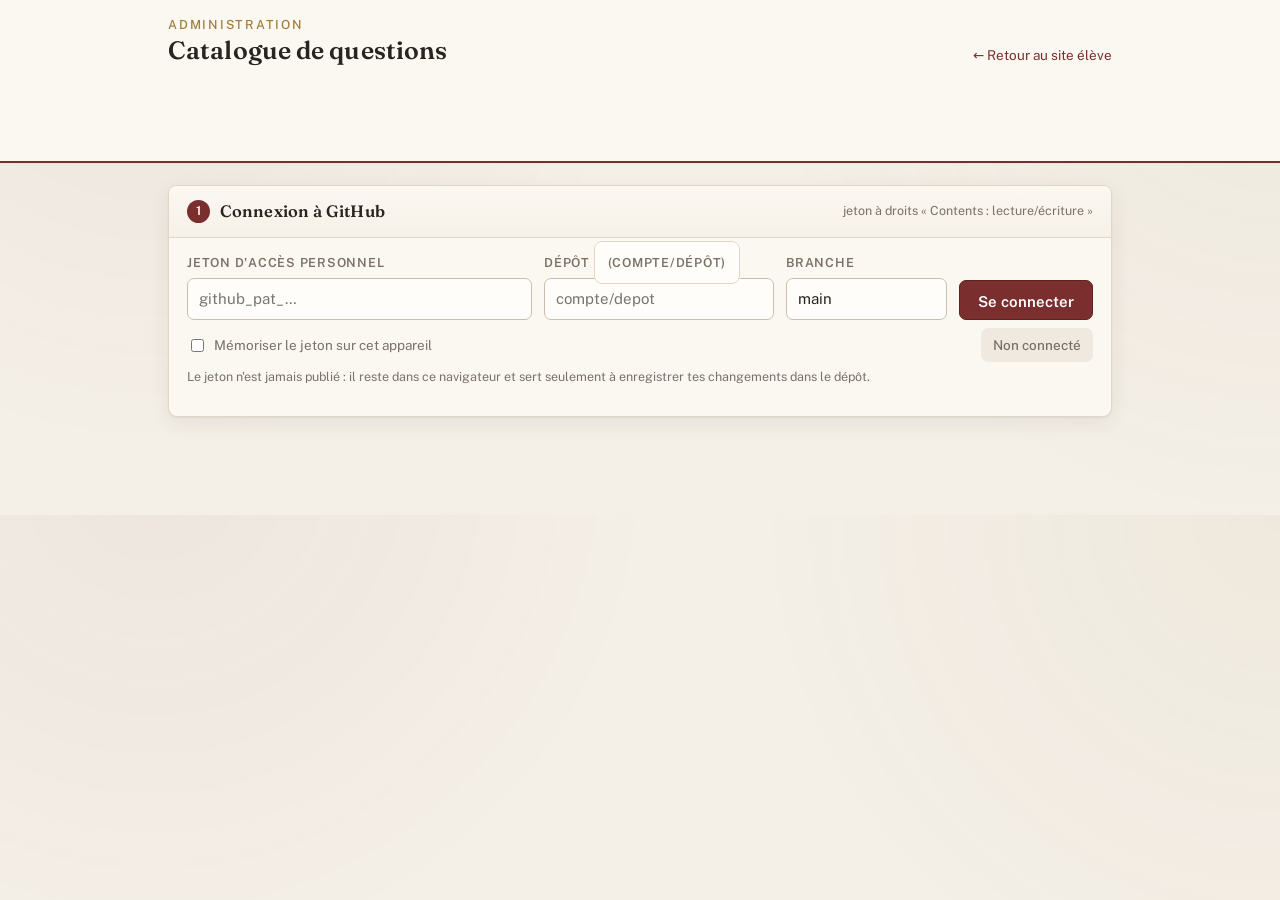
<file: admin/index.html>
<!doctype html>
<html lang="fr">
<head>
<meta charset="utf-8" />
<meta name="viewport" content="width=device-width, initial-scale=1.0" />
<meta name="robots" content="noindex" />
<title>Administration — Catalogue de questions</title>
<link rel="preconnect" href="https://fonts.googleapis.com">
<link rel="preconnect" href="https://fonts.gstatic.com" crossorigin>
<link href="https://fonts.googleapis.com/css2?family=Fraunces:opsz,wght@9..144,500;9..144,600&family=Public+Sans:ital,wght@0,400;0,500;0,600;1,400&display=swap" rel="stylesheet">
<style>
  :root{
    --bg:#f4efe7; --panel:#fbf8f2; --ink:#2a2420; --muted:#7b7167;
    --line:#e0d7c8; --line-strong:#cbbfab;
    --burgundy:#7a2e2e; --burgundy-deep:#5e2222; --burgundy-soft:#f0e2df;
    --gold:#a07d3a; --ok:#3f7d4e; --ok-bg:#e7f1e8; --err:#a53b2f; --err-bg:#f6e4e1;
    --radius:9px; --shadow:0 1px 2px rgba(42,36,32,.06),0 6px 22px rgba(42,36,32,.07);
  }
  *{box-sizing:border-box}
  html,body{margin:0}
  body{
    background:var(--bg);
    background-image:radial-gradient(circle at 12% -10%,rgba(122,46,46,.05),transparent 40%),
                     radial-gradient(circle at 100% 0,rgba(160,125,58,.06),transparent 38%);
    color:var(--ink); font-family:"Public Sans",system-ui,sans-serif; font-size:15px; line-height:1.5;
  }
  h1,h2,h3{font-family:"Fraunces",Georgia,serif; font-weight:600; letter-spacing:.1px; margin:0}
  a{color:var(--burgundy)}
  .wrap{max-width:980px; margin:0 auto; padding:0 18px 80px}

  header.top{
    border-bottom:2px solid var(--burgundy); background:var(--panel);
    padding:18px 0 16px; margin-bottom:22px; box-shadow:0 1px 0 rgba(0,0,0,.03);
  }
  .top .wrap{display:flex; align-items:flex-end; justify-content:space-between; gap:16px; flex-wrap:wrap}
  .top h1{font-size:25px; line-height:1.15}
  .top h1 small{display:block; font-family:"Public Sans"; font-weight:500; font-size:12.5px;
    letter-spacing:.14em; text-transform:uppercase; color:var(--gold); margin-bottom:4px}
  .backlink{font-size:13.5px; text-decoration:none; white-space:nowrap}
  .backlink:hover{text-decoration:underline}

  .card{background:var(--panel); border:1px solid var(--line); border-radius:var(--radius);
    box-shadow:var(--shadow); margin:0 0 18px; overflow:hidden}
  .card > .head{display:flex; align-items:center; gap:10px; padding:13px 18px;
    border-bottom:1px solid var(--line); background:linear-gradient(#fbf8f2,#f6f1e8)}
  .card > .head .n{width:23px;height:23px;border-radius:50%;background:var(--burgundy);color:#fff;
    font-size:12.5px;font-weight:600;display:grid;place-items:center;font-family:"Public Sans";flex:0 0 auto}
  .card > .head h2{font-size:16.5px}
  .card > .head .hint{margin-left:auto;color:var(--muted);font-size:12.5px;font-weight:400}
  .card > .body{padding:16px 18px}

  label.fld{display:block; margin:0 0 13px}
  label.fld > span.lab{display:block; font-size:12.5px; font-weight:600; color:var(--muted);
    text-transform:uppercase; letter-spacing:.06em; margin-bottom:5px}
  label.fld > span.sub{font-weight:400;text-transform:none;letter-spacing:0;color:var(--muted)}
  input[type=text],input[type=number],select,textarea{
    width:100%; padding:9px 11px; border:1px solid var(--line-strong); border-radius:7px;
    background:#fffdf9; color:var(--ink); font:inherit; transition:border-color .15s,box-shadow .15s}
  textarea{min-height:74px; resize:vertical; line-height:1.5}
  input:focus,select:focus,textarea:focus{outline:none; border-color:var(--burgundy);
    box-shadow:0 0 0 3px var(--burgundy-soft)}
  input[readonly]{background:#efe9df; color:var(--muted); cursor:default; font-family:ui-monospace,monospace; font-size:13.5px}
  .row{display:grid; gap:14px}
  .row.c2{grid-template-columns:1fr 1fr}
  .row.c3{grid-template-columns:1fr 1fr 1fr}
  @media(max-width:680px){.row.c2,.row.c3{grid-template-columns:1fr}}

  button{font:inherit; cursor:pointer; border-radius:7px; border:1px solid transparent; transition:all .15s}
  .btn{background:var(--burgundy); color:#fff; border-color:var(--burgundy-deep); padding:10px 18px; font-weight:600}
  .btn:hover{background:var(--burgundy-deep)}
  .btn:disabled{opacity:.45; cursor:not-allowed}
  .btn.ghost{background:#fff; color:var(--burgundy); border-color:var(--line-strong)}
  .btn.ghost:hover{border-color:var(--burgundy); background:var(--burgundy-soft)}
  .btn.danger{background:#fff;color:var(--err);border-color:#e3c4bd}
  .btn.danger:hover{background:var(--err-bg)}
  .btn.sm{padding:6px 12px; font-size:13px}
  .btn-add{background:var(--burgundy-soft); color:var(--burgundy-deep); border:1px dashed var(--line-strong);
    padding:8px 13px; font-weight:600; font-size:13.5px}
  .btn-add:hover{border-color:var(--burgundy); background:#f6e6e2}
  .x{background:none;border:none;color:var(--muted);font-size:18px;line-height:1;padding:2px 7px;border-radius:6px}
  .x:hover{background:var(--err-bg); color:var(--err)}

  .conn{display:grid; grid-template-columns:1.5fr 1fr .7fr auto; gap:12px; align-items:end}
  @media(max-width:680px){.conn{grid-template-columns:1fr}}
  .status{font-size:13.5px; font-weight:500; padding:7px 12px; border-radius:7px; display:inline-flex; gap:7px; align-items:center}
  .status.ok{background:var(--ok-bg); color:var(--ok)}
  .status.err{background:var(--err-bg); color:var(--err)}
  .status.idle{background:#efe9df; color:var(--muted)}
  .checkline{display:flex;align-items:center;gap:7px;font-size:13.5px;color:var(--muted);margin-top:8px}
  .checkline input{width:auto}

  .modebar{display:flex; gap:0; background:#efe7da; border:1px solid var(--line-strong); border-radius:9px; padding:4px; width:fit-content; flex-wrap:wrap}
  .modebar button{background:none; color:var(--muted); padding:8px 18px; font-weight:600; border-radius:6px}
  .modebar button.on{background:var(--burgundy); color:#fff; box-shadow:var(--shadow)}

  .sub{border:1px solid var(--line); border-radius:8px; background:#fffdf9; padding:13px; margin-bottom:11px; position:relative}
  .sub > .subhead{display:flex; align-items:center; gap:9px; margin-bottom:10px}
  .sub > .subhead .tag{font-size:11.5px; font-weight:700; letter-spacing:.05em; text-transform:uppercase; color:var(--burgundy)}
  .sub > .subhead .x{margin-left:auto}
  .listrow{display:flex; gap:8px; margin-bottom:7px; align-items:center}
  .listrow input[type=text]{flex:1}

  .muted{color:var(--muted)}
  .hide{display:none !important}
  .note{font-size:12.5px; color:var(--muted); margin-top:6px}
  .grid-cases{border-collapse:collapse; margin-top:8px}
  .grid-cases th,.grid-cases td{border:1px solid var(--line-strong); padding:7px 12px; text-align:center; font-size:13.5px}
  .grid-cases th{background:#f3ece0; font-weight:600}

  .filters{display:grid; grid-template-columns:repeat(4,1fr); gap:12px}
  @media(max-width:680px){.filters{grid-template-columns:1fr 1fr}}
  .qlist{max-height:260px; overflow:auto; border:1px solid var(--line); border-radius:8px; margin-top:12px; background:#fffdf9}
  .qitem{display:flex; gap:10px; align-items:center; padding:9px 13px; border-bottom:1px solid var(--line); cursor:pointer}
  .qitem:last-child{border-bottom:none}
  .qitem:hover{background:var(--burgundy-soft)}
  .qitem.sel{background:var(--burgundy-soft); box-shadow:inset 3px 0 0 var(--burgundy)}
  .qitem .qid{font-family:ui-monospace,monospace; font-size:12.5px; color:var(--burgundy-deep); flex:0 0 auto}
  .qitem .qtx{flex:1; font-size:13.5px; overflow:hidden; text-overflow:ellipsis; white-space:nowrap}
  .qitem .qmeta{font-size:11.5px; color:var(--muted); flex:0 0 auto}

  .actionbar{position:sticky; bottom:0; background:rgba(251,248,242,.96); backdrop-filter:blur(6px);
    border-top:2px solid var(--burgundy); margin-top:6px; padding:14px 0; z-index:10}
  .actionbar .wrap{display:flex; gap:12px; align-items:center; flex-wrap:wrap; padding-bottom:0}
  .actionbar .grow{flex:1}

  .toast{position:fixed; left:50%; bottom:84px; transform:translateX(-50%) translateY(20px);
    background:var(--ink); color:#fff; padding:12px 20px; border-radius:9px; box-shadow:var(--shadow);
    font-weight:500; opacity:0; pointer-events:none; transition:all .25s; z-index:50; max-width:90vw; text-align:center}
  .toast.show{opacity:1; transform:translateX(-50%) translateY(0)}
  .toast.err{background:var(--err)}
  .toast.ok{background:var(--ok)}

  details.preview summary{cursor:pointer; color:var(--muted); font-size:13px}
  pre.json{background:#2a2420; color:#e9e0d2; padding:14px; border-radius:8px; overflow:auto; font-size:12px; max-height:340px}
  code{font-family:ui-monospace,monospace; font-size:.92em; background:#efe7da; padding:1px 5px; border-radius:4px}

  /* ---- Sélecteur « Piger un document existant » ---- */
  .dp-overlay{position:fixed; inset:0; background:rgba(42,36,32,.55); backdrop-filter:blur(3px);
    display:grid; place-items:center; z-index:60; padding:18px}
  .dp-modal{background:var(--panel); border:1px solid var(--line-strong); border-radius:var(--radius);
    box-shadow:0 12px 40px rgba(42,36,32,.28); width:min(760px,94vw); max-height:86vh;
    display:flex; flex-direction:column; overflow:hidden}
  .dp-head{display:flex; align-items:center; gap:10px; padding:14px 18px; border-bottom:1px solid var(--line);
    background:linear-gradient(#fbf8f2,#f6f1e8)}
  .dp-head h3{font-family:"Fraunces",Georgia,serif; font-size:18px; margin:0}
  .dp-head .x{margin-left:auto}
  .dp-tools{padding:13px 18px; border-bottom:1px solid var(--line); display:flex; flex-direction:column; gap:10px}
  .dp-row2{display:flex; gap:12px; align-items:center; flex-wrap:wrap}
  .dp-chips{display:flex; gap:6px; background:#efe7da; border:1px solid var(--line-strong); border-radius:8px; padding:3px}
  .dp-chip{background:none; color:var(--muted); padding:6px 13px; font-weight:600; font-size:13px; border-radius:6px}
  .dp-chip.on{background:var(--burgundy); color:#fff}
  .dp-row2 select{flex:1; min-width:180px}
  .dp-list{overflow:auto; padding:8px; display:flex; flex-direction:column; gap:7px; background:#fffdf9}
  .dp-item{display:flex; gap:12px; align-items:center; text-align:left; width:100%; cursor:pointer;
    background:#fff; border:1px solid var(--line); border-radius:8px; padding:9px 11px}
  .dp-item:hover{border-color:var(--burgundy); background:var(--burgundy-soft)}
  .dp-thumb{flex:0 0 56px; width:56px; height:56px; border-radius:6px; overflow:hidden;
    display:grid; place-items:center; background:#f3ece0; border:1px solid var(--line)}
  .dp-thumb img{width:100%; height:100%; object-fit:cover; display:block}
  .dp-thumb.txt{color:var(--line-strong); font-size:24px; font-family:Georgia,serif}
  .dp-it-body{flex:1; min-width:0; display:flex; flex-direction:column; gap:3px}
  .dp-it-title{font-weight:600; font-size:14px; color:var(--ink); white-space:nowrap; overflow:hidden; text-overflow:ellipsis}
  .dp-it-snip{font-size:12.5px; color:var(--muted); line-height:1.4;
    display:-webkit-box; -webkit-line-clamp:2; -webkit-box-orient:vertical; overflow:hidden}
  .dp-it-meta{font-size:11px; color:var(--gold); text-transform:uppercase; letter-spacing:.04em;
    white-space:nowrap; overflow:hidden; text-overflow:ellipsis}
  .dp-pick{flex:0 0 auto; font-size:12.5px; font-weight:700; color:var(--burgundy); white-space:nowrap}
  .dp-empty{padding:26px 18px; text-align:center; color:var(--muted); font-size:13.5px}
  .dp-foot{display:flex; gap:12px; align-items:center; flex-wrap:wrap; padding:12px 18px;
    border-top:1px solid var(--line); background:var(--panel)}
  @media(max-width:680px){.dp-thumb{flex-basis:44px;width:44px;height:44px}}
</style>
</head>
<body>

<header class="top">
  <div class="wrap">
    <h1><small>Administration</small>Catalogue de questions</h1>
    <a class="backlink" id="backlink" href="../index.html">&larr; Retour au site &eacute;l&egrave;ve</a>
  </div>
</header>

<div class="wrap">

  <section class="card">
    <div class="head"><span class="n">1</span><h2>Connexion &agrave; GitHub</h2>
      <span class="hint">jeton &agrave; droits « Contents : lecture/&eacute;criture »</span></div>
    <div class="body">
      <div class="conn">
        <label class="fld" style="margin:0">
          <span class="lab">Jeton d'acc&egrave;s personnel</span>
          <input type="text" id="token" placeholder="github_pat_…" autocomplete="off" spellcheck="false">
        </label>
        <label class="fld" style="margin:0">
          <span class="lab">D&eacute;p&ocirc;t <span class="sub">(compte/d&eacute;p&ocirc;t)</span></span>
          <input type="text" id="repo" placeholder="compte/depot">
        </label>
        <label class="fld" style="margin:0">
          <span class="lab">Branche</span>
          <input type="text" id="branch" value="main">
        </label>
        <button class="btn" id="btnConnect" style="height:40px">Se connecter</button>
      </div>
      <div class="checkline">
        <input type="checkbox" id="remember"><label for="remember" style="margin:0;cursor:pointer">M&eacute;moriser le jeton sur cet appareil</label>
        <span style="flex:1"></span>
        <span class="status idle" id="connStatus">Non connect&eacute;</span>
      </div>
      <p class="note">Le jeton n'est jamais publi&eacute; : il reste dans ce navigateur et sert seulement &agrave; enregistrer tes changements dans le d&eacute;p&ocirc;t.</p>
    </div>
  </section>

  <div id="editor" class="hide">

    <section class="card">
      <div class="head"><span class="n">2</span><h2>Que veux-tu faire ?</h2></div>
      <div class="body">
        <div class="modebar">
          <button id="modeNew" class="on">&#65291; Nouvelle question</button>
          <button id="modeEdit">&#9998; Modifier une question existante</button>
        </div>
        <div id="editPicker" class="hide" style="margin-top:16px">
          <div class="filters">
            <label class="fld" style="margin:0"><span class="lab">Niveau</span>
              <select id="fNiveau"><option value="">Tous</option><option>1</option><option>2</option><option>3</option><option>4</option></select></label>
            <label class="fld" style="margin:0"><span class="lab">Op&eacute;ration</span>
              <select id="fOp"><option value="">Toutes</option></select></label>
            <label class="fld" style="margin:0"><span class="lab">R&eacute;alit&eacute; sociale</span>
              <select id="fRealite"><option value="">Toutes</option></select></label>
            <label class="fld" style="margin:0"><span class="lab">Recherche</span>
              <input type="text" id="fSearch" placeholder="mot-cl&eacute;, id…"></label>
          </div>
          <div class="qlist" id="qlist"></div>
          <div style="display:flex; gap:10px; margin-top:12px; flex-wrap:wrap">
            <button class="btn ghost sm" id="btnDuplicate" disabled>&#128203; Dupliquer en nouvelle</button>
            <button class="btn danger sm" id="btnDelete" disabled>&#128465; Supprimer cette question</button>
          </div>
        </div>
      </div>
    </section>

    <section class="card">
      <div class="head"><span class="n">3</span><h2>Identification</h2></div>
      <div class="body">
        <div class="row">
          <label class="fld"><span class="lab">Identifiant <span class="sub" id="qidHint">(g&eacute;n&eacute;r&eacute; automatiquement)</span></span>
            <input type="text" id="qid" spellcheck="false" readonly>
            <div class="checkline hide" id="qidCustomWrap" style="margin-top:6px">
              <input type="checkbox" id="qidCustom"><label for="qidCustom" style="margin:0;cursor:pointer">Personnaliser l'identifiant</label>
            </div></label>
          <input type="hidden" id="qnumero"><!-- num&eacute;ro g&eacute;r&eacute; automatiquement en coulisses -->
        </div>
        <div class="row c3">
          <label class="fld"><span class="lab">R&eacute;alit&eacute; sociale</span><select id="qrealite"></select></label>
          <label class="fld"><span class="lab">Op&eacute;ration intellectuelle</span><select id="qop"></select></label>
          <label class="fld"><span class="lab">Niveau</span>
            <select id="qniveau"><option value="1">Secondaire 1</option><option value="2">Secondaire 2</option><option value="3">Secondaire 3</option><option value="4">Secondaire 4</option></select></label>
        </div>
      </div>
    </section>

    <section class="card">
      <div class="head"><span class="n">4</span><h2>&Eacute;nonc&eacute;</h2></div>
      <div class="body">
        <label class="fld"><span class="lab">Consigne</span><textarea id="qprompt"></textarea></label>
        <details class="preview">
          <summary>Options avanc&eacute;es : puces &amp; mots en gras <span class="muted">(surtout pour la causalit&eacute;)</span></summary>
          <div style="padding-top:12px">
            <label class="fld" style="margin-bottom:7px"><span class="lab">Puces <span class="sub">(&eacute;l&eacute;ments &agrave; relier)</span></span></label>
            <div id="bullets"></div>
            <button class="btn-add" id="addBullet" type="button">&#65291; Ajouter une puce</button>
            <label class="fld" style="margin:18px 0 7px"><span class="lab">Instructions <span class="sub">(fragments ; coche « gras » pour les mots &agrave; mettre en gras)</span></span></label>
            <div id="instructions"></div>
            <button class="btn-add" id="addInstr" type="button">&#65291; Ajouter un fragment</button>
            <p class="note">Astuce : pour une question de causalit&eacute;, on a typiquement « Fais des phrases compl&egrave;tes… » avec <em>but / cause / cons&eacute;quence / explication</em> en gras.</p>
          </div>
        </details>
      </div>
    </section>

    <section class="card">
      <div class="head"><span class="n">5</span><h2>Espace de r&eacute;ponse</h2></div>
      <div class="body">
        <label class="fld" style="max-width:380px"><span class="lab">Type de r&eacute;ponse</span>
          <select id="rsType">
            <option value="lines">Lignes de r&eacute;ponse</option>
            <option value="labeled-list">Liste &agrave; libell&eacute;s (lettres)</option>
            <option value="chrono-ordering">Mise en ordre chronologique</option>
            <option value="before-after-axis">Axe avant / apr&egrave;s</option>
            <option value="checkbox-table">Tableau &agrave; cocher</option>
          </select></label>
        <div id="rsFields"></div>
      </div>
    </section>

    <section class="card">
      <div class="head"><span class="n">6</span><h2>R&eacute;glettes d'&eacute;valuation</h2>
        <span class="hint">choisis une r&eacute;glette pr&eacute;m&eacute;moris&eacute;e pour aller vite</span></div>
      <div class="body">
        <div id="reglettes"></div>
        <button class="btn-add" id="addReglette" type="button">&#65291; Ajouter une r&eacute;glette</button>
      </div>
    </section>

    <section class="card">
      <div class="head"><span class="n">7</span><h2>Documents</h2>
        <span class="hint">encadr&eacute;s affich&eacute;s sous la question</span></div>
      <div class="body">
        <div id="documents"></div>
        <div style="display:flex; gap:9px; flex-wrap:wrap">
          <button class="btn-add" data-layout="text-only" type="button">&#65291; Texte</button>
          <button class="btn-add" data-layout="image-only" type="button">&#65291; Image</button>
          <button class="btn-add" data-layout="text-image" type="button">&#65291; Texte + image</button>
          <button class="btn-add" id="btnPickDoc" type="button" style="border-style:solid; margin-left:auto">&#128206; Piger un document existant</button>
        </div>
        <details class="preview" style="margin-top:14px">
          <summary>T&eacute;l&eacute;verser une image dans le d&eacute;p&ocirc;t</summary>
          <div class="sub" style="margin-top:10px">
            <div class="row c2">
              <label class="fld" style="margin:0"><span class="lab">Fichier image</span><input type="file" id="imgFile" accept="image/*"></label>
              <label class="fld" style="margin:0"><span class="lab">Dossier <span class="sub">(automatique, d'apr&egrave;s l'identifiant)</span></span><input type="text" id="imgFolder" readonly tabindex="-1" style="background:#f3efe6;color:#5b5446" placeholder="(d&eacute;fini par l'identifiant de la question)"></label>
            </div>
            <button class="btn ghost sm" id="btnUpload" type="button">&#8593; T&eacute;l&eacute;verser</button>
            <span id="uploadMsg" class="note"></span>
          </div>
        </details>
      </div>
    </section>

    <section class="card">
      <div class="head"><span class="n">8</span><h2>Corrig&eacute;</h2></div>
      <div class="body">
        <label class="fld" style="max-width:380px"><span class="lab">Forme du corrig&eacute;</span>
          <select id="corType">
            <option value="texte">Texte (r&eacute;ponse r&eacute;dig&eacute;e)</option>
            <option value="lettres">Lettres / positions</option>
            <option value="avant_apres">Avant / Apr&egrave;s</option>
            <option value="cases">Cases coch&eacute;es (tableau)</option>
          </select></label>
        <div id="corFields"></div>
      </div>
    </section>

    <details class="preview card" style="box-shadow:none">
      <summary style="padding:12px 18px">Voir le JSON de cette question (avanc&eacute;)</summary>
      <div style="padding:0 18px 16px"><pre class="json" id="jsonPreview"></pre></div>
    </details>

  </div>
</div>

<div class="actionbar hide" id="actionbar">
  <div class="wrap">
    <button class="btn" id="btnPublish">&#10003; Publier sur GitHub</button>
    <button class="btn ghost" id="btnReset">R&eacute;initialiser le formulaire</button>
    <span class="grow"></span>
    <span class="muted" id="catalogInfo"></span>
  </div>
</div>

<!-- Sélecteur « Piger un document existant » -->
<div class="dp-overlay hide" id="docPicker" aria-hidden="true">
  <div class="dp-modal" role="dialog" aria-label="Piger un document existant">
    <div class="dp-head">
      <h3>Piger un document existant</h3>
      <button class="x" type="button" data-close aria-label="Fermer">&times;</button>
    </div>
    <div class="dp-tools">
      <input type="text" id="dpSearch" placeholder="Rechercher dans les titres, le texte, la r&eacute;alit&eacute; sociale&hellip;">
      <div class="dp-row2">
        <div class="dp-chips">
          <button type="button" class="dp-chip on" data-type="all">Tous</button>
          <button type="button" class="dp-chip" data-type="text">Avec texte</button>
          <button type="button" class="dp-chip" data-type="image">Avec image</button>
        </div>
        <select id="dpRealite"></select>
      </div>
    </div>
    <div class="dp-list" id="dpList"></div>
    <div class="dp-foot">
      <span class="muted" id="dpCount"></span>
      <span style="flex:1"></span>
      <span class="note" style="margin:0">Chaque s&eacute;lection cr&eacute;e une <strong>copie ind&eacute;pendante</strong>.</span>
      <button class="btn ghost sm" type="button" data-close>Termin&eacute;</button>
    </div>
  </div>
</div>

<div class="toast" id="toast"></div>

<script src="../assets/js/data.js"></script>
<script src="../assets/js/cms-adapter.js"></script>
<script>
(function(){
  'use strict';
  const $ = s => document.querySelector(s);
  const $$ = (s,root)=> Array.from((root||document).querySelectorAll(s));
  const DATA = window.DATA || { realites_sociales:[], operations_intellectuelles:[], questions:[] };

  const store = { sha:null, file:{questions:[]}, currentIndex:-1, mode:'new' };
  let presets = [];
  let presetBySig = {};
  let opRegGroups = {};  // opération de question -> ensemble des opLabels de réglettes réellement utilisés avec elle
  // signature normalisée d'une réglette (ignore id/label, traite null et "" pareil, ordre de clés fixe)
  function regSig(r){
    if(!r) return '';
    const o={ type:r.type, opLabel:r.opLabel||'', maxPoints:r.maxPoints };
    if(r.type==='complex'){
      o.rows=(r.rows||[]).map(x=>({precise:(x.precise==null?'':x.precise), condition:(x.condition==null?'':x.condition), points:String(x.points)}));
    } else {
      o.levels=(r.levels||[]).map(x=>({points:String(x.points), condition:(x.condition==null?'':x.condition)}));
    }
    if(r.footnote) o.footnote=r.footnote;
    return JSON.stringify(o);
  }
  let numeroTouched = false;

  // ----- Génération automatique de l'identifiant -----
  const OP_SLUG = {
    '\u00c9tablir des faits':'faits',
    'D\u00e9terminer des causes et des cons\u00e9quences':'causes-consequences',
    'D\u00e9terminer des changements et des continuit\u00e9s':'changements-continuites',
    'D\u00e9gager des diff\u00e9rences et des similitudes':'differences-similitudes',
    "Situer dans l'espace":'espace',
    'Mettre en relation des faits':'relation',
    'Situer dans le temps':'temps',
    '\u00c9tablir des liens de causalit\u00e9':'causalite'
  };
  function slugForOp(op){
    if(OP_SLUG[op]) return OP_SLUG[op];
    if(!op) return 'question';
    return op.toLowerCase().normalize('NFD').replace(/[\u0300-\u036f]/g,'').replace(/[^a-z0-9]+/g,'-').replace(/^-|-$/g,'').slice(0,18)||'question';
  }
  function allIds(){ const s=new Set(store.file.questions.map(q=>q.id)); (DATA.questions||[]).forEach(q=>s.add(q.id)); return s; }
  function genId(op){ const slug=slugForOp(op), ids=allIds(); let n=1; while(ids.has('q-'+slug+'-'+n)) n++; return 'q-'+slug+'-'+n; }
  function suggestNumero(realite){ let mx=0; store.file.questions.forEach(q=>{ if(q.realite_sociale_id===realite && (+q.numero||0)>mx) mx=+q.numero; }); return mx+1; }
  function applyAutoId(){ if(store.mode!=='new') return; if($('#qidCustom').checked) return; $('#qid').value=genId($('#qop').value); updateImgFolder(); refreshPreview(); }
  function applyAutoNumero(){ if(store.mode!=='new'||numeroTouched) return; $('#qnumero').value=suggestNumero($('#qrealite').value); refreshPreview(); }
  function imgFolderFromId(){ return ($('#qid').value||'').trim().replace(/^q-/,''); }   // dossier images = identifiant sans le préfixe q-
  function updateImgFolder(){ const el=$('#imgFolder'); if(el) el.value=imgFolderFromId(); }
  function initNewForm(){
    $('#qidCustom').checked=false; $('#qid').readOnly=true; numeroTouched=false;
    resetForm();
    if(!$('#qop').value) $('#qop').selectedIndex=0;
    if(!$('#qrealite').value) $('#qrealite').selectedIndex=0;
    applyAutoNumero(); applyAutoId();
  }
  // câblage (les éléments existent : le script est en fin de body)
  $('#qop').addEventListener('change', ()=>{ applyAutoId(); refreshRegPresets(); refreshPreview(); });
  $('#qrealite').addEventListener('change', ()=>{ applyAutoNumero(); refreshPreview(); });
  $('#qnumero').addEventListener('input', ()=>{ numeroTouched=true; refreshPreview(); });
  $('#qid').addEventListener('input', ()=>{ updateImgFolder(); refreshPreview(); });
  $('#qidCustom').addEventListener('change', function(){
    if(this.checked){ $('#qid').readOnly=false; $('#qid').focus(); $('#qidHint').textContent='(personnalis\u00e9)'; }
    else { $('#qid').readOnly=true; $('#qidHint').textContent='(g\u00e9n\u00e9r\u00e9 automatiquement)'; applyAutoId(); }
  });

  function esc(s){return String(s==null?'':s).replace(/&/g,'&amp;').replace(/</g,'&lt;').replace(/>/g,'&gt;').replace(/"/g,'&quot;');}
  function toast(msg, kind){const t=$('#toast'); t.textContent=msg; t.className='toast show '+(kind||''); clearTimeout(t._t); t._t=setTimeout(()=>t.className='toast',3400);}
  function base64ToUtf8(b64){const bin=atob(String(b64).replace(/\s/g,'')); const bytes=Uint8Array.from(bin,c=>c.charCodeAt(0)); return new TextDecoder('utf-8').decode(bytes);}
  function utf8ToBase64(str){const bytes=new TextEncoder().encode(str); let bin=''; bytes.forEach(b=>bin+=String.fromCharCode(b)); return btoa(bin);}

  function fillSelect(sel, items, opt){opt=opt||{}; sel.innerHTML=(opt.blank?`<option value="">${opt.blank}</option>`:'');
    items.forEach(it=>{const o=document.createElement('option'); o.value=opt.value?opt.value(it):it; o.textContent=opt.label?opt.label(it):it; sel.appendChild(o);});}
  // réalités triées par niveau (Sec 1 puis Sec 2), en gardant l'ordre du programme, regroupées par année
  function fillRealiteSelect(sel, blank){
    const list=DATA.realites_sociales.map((r,idx)=>({r,idx})).sort((a,b)=>((a.r.niveau||0)-(b.r.niveau||0))||(a.idx-b.idx));
    const byLvl={}; list.forEach(o=>{(byLvl[o.r.niveau||0]=byLvl[o.r.niveau||0]||[]).push(o.r);});
    let html=blank?'<option value="">'+esc(blank)+'</option>':'';
    Object.keys(byLvl).sort((a,b)=>a-b).forEach(lvl=>{ html+='<optgroup label="Secondaire '+esc(lvl)+'">';
      byLvl[lvl].forEach(r=>{ html+='<option value="'+esc(r.id)+'">'+esc(r.titre||r.id)+'</option>'; }); html+='</optgroup>'; });
    sel.innerHTML=html;
  }
  fillSelect($('#qop'), DATA.operations_intellectuelles);
  fillRealiteSelect($('#qrealite'));
  fillSelect($('#fOp'), DATA.operations_intellectuelles, {blank:'Toutes'});
  fillRealiteSelect($('#fRealite'), 'Toutes');

  function buildPresets(){
    const seen=new Map();
    (DATA.questions||[]).forEach(q=>(q.reglettes||[]).forEach(r=>{
      const c=Object.assign({},r); delete c.id; delete c.label;
      const key=JSON.stringify(c);
      if(!seen.has(key)) seen.set(key,{rest:c,count:0});
      seen.get(key).count++;
    }));
    presets = Array.from(seen.values()).map((p,i)=>{
      const r=p.rest;
      const cond = r.type==='simple' ? ((r.levels&&r.levels[0]&&r.levels[0].condition)||'')
                                     : ((r.rows&&r.rows[0]&&(r.rows[0].precise||r.rows[0].condition))||'');
      return { i, group:r.opLabel||'&Eacute;tablir des liens de causalit&eacute;',
               label:r.maxPoints+' pt · '+String(cond).slice(0,52), count:p.count, reglette:r };
    }).sort((a,b)=> String(a.group).localeCompare(String(b.group)) || b.count-a.count);
    presets.forEach((p,k)=>{ p.i=k; });   // réindexer APRÈS le tri : p.i == position réelle dans le tableau
    presetBySig={}; presets.forEach(p=>{ const s=regSig(p.reglette); if(!(s in presetBySig)) presetBySig[s]=p.i; });
    opRegGroups={}; (DATA.questions||[]).forEach(q=>{ const op=q.operation||''; (q.reglettes||[]).forEach(r=>{ (opRegGroups[op]=opRegGroups[op]||{})[r.opLabel||'']=1; }); });
  }
  // SOURCE UNIQUE DES QUESTIONS : assets/data/questions.json. data.js ne contient
  // plus que les métadonnées (réalités, OI). On charge ici le JSON pour alimenter
  // les réglettes prémémorisées, le « Piger un document existant » et la
  // détection de collisions d'identifiants (allIds).
  fetch('../assets/data/questions.json',{cache:'no-store'})
    .then(r=>{ if(!r.ok) throw new Error('HTTP '+r.status); return r.json(); })
    .then(data=>{ const list=Array.isArray(data)?data:(data.questions||[]);
      DATA.questions=list.map(window.QuizCMS.toRuntime); })
    .catch(e=>{ console.warn('[admin] questions.json non chargé :', e&&e.message); })
    .finally(()=>{ buildPresets(); if(typeof refreshRegPresets==='function') refreshRegPresets(); });
  function presetSelectHTML(op){
    const allow = (op && opRegGroups[op]) ? opRegGroups[op] : null;   // filtre selon les réglettes réellement utilisées avec cette opération
    const groups={}; presets.forEach(p=>{ if(allow && !allow[p.group]) return; (groups[p.group]=groups[p.group]||[]).push(p); });
    let html='<option value="">— choisir une r&eacute;glette pr&eacute;m&eacute;moris&eacute;e —</option>';
    Object.keys(groups).sort().forEach(g=>{ html+='<optgroup label="'+esc(g)+'">';
      groups[g].forEach(p=>{html+='<option value="'+p.i+'">'+esc(p.label)+' (&times;'+p.count+')</option>';}); html+='</optgroup>'; });
    return html;
  }

  // ---- éditeurs de listes de chaînes ----
  function stringListEditor(container, values, placeholder){container.innerHTML='';
    (values&&values.length?values:['']).forEach(v=>addStringRow(container,v,placeholder));}
  function addStringRow(container,val,placeholder){
    const row=document.createElement('div'); row.className='listrow';
    row.innerHTML='<input type="text" value="'+esc(val)+'" placeholder="'+esc(placeholder||'')+'"><button class="x" type="button" title="Retirer">&times;</button>';
    row.querySelector('.x').onclick=()=>{row.remove(); refreshPreview();};
    row.querySelector('input').oninput=refreshPreview;
    container.appendChild(row);
  }
  function readStringList(container){ if(!container) return []; return $$('.listrow input[type=text]',container).map(i=>i.value).filter(v=>v.trim()!==''); }

  // ===================== GitHub API =====================
  function cfg(){return {token:$('#token').value.trim(), repo:$('#repo').value.trim(), branch:$('#branch').value.trim()||'main'};}
  function headers(){return {'Authorization':'Bearer '+cfg().token,'Accept':'application/vnd.github+json','X-GitHub-Api-Version':'2022-11-28'};}
  const FILE='assets/data/questions.json';
  function apiUrl(){const c=cfg(); return 'https://api.github.com/repos/'+c.repo+'/contents/'+FILE;}
  function httpMsg(s){
    if(s===401) return 'Jeton refus\u00e9 (401). V\u00e9rifie qu\u2019il est valide et non expir\u00e9.';
    if(s===403) return 'Acc\u00e8s refus\u00e9 (403). Le jeton manque de droits \u00ab Contents : \u00e9criture \u00bb.';
    if(s===404) return 'Introuvable (404). V\u00e9rifie le d\u00e9p\u00f4t et la branche.';
    return 'Erreur r\u00e9seau ('+s+').';
  }
  async function ghLoad(){
    const c=cfg();
    const res=await fetch(apiUrl()+'?ref='+encodeURIComponent(c.branch)+'&t='+Date.now(),{headers:headers()});
    if(res.status===404) return {sha:null, data:{questions:[]}};
    if(!res.ok) throw new Error(httpMsg(res.status));
    const j=await res.json();
    let data; try{ data=JSON.parse(base64ToUtf8(j.content)); }catch(e){ throw new Error('Le fichier questions.json est illisible.'); }
    if(Array.isArray(data)) data={questions:data};
    if(!Array.isArray(data.questions)) data.questions=[];
    return {sha:j.sha, data};
  }
  async function ghSave(message){
    const c=cfg();
    const body={message:message, content:utf8ToBase64(JSON.stringify(store.file,null,2)+'\n'), branch:c.branch};
    if(store.sha) body.sha=store.sha;
    const res=await fetch(apiUrl(),{method:'PUT',headers:Object.assign({'Content-Type':'application/json'},headers()),body:JSON.stringify(body)});
    if(!res.ok){ if(res.status===409) throw new Error('Conflit : le fichier a chang\u00e9 entre-temps. Reconnecte-toi pour recharger.'); throw new Error(httpMsg(res.status)); }
    const j=await res.json(); store.sha=j.content.sha;
  }
  async function ghUploadImage(file, path){
    const c=cfg();
    const b64=await new Promise((rs,rj)=>{const fr=new FileReader(); fr.onload=()=>rs(String(fr.result).split(',')[1]); fr.onerror=rj; fr.readAsDataURL(file);});
    const url='https://api.github.com/repos/'+c.repo+'/contents/'+path;
    let sha=null; try{const r=await fetch(url+'?ref='+c.branch,{headers:headers()}); if(r.ok) sha=(await r.json()).sha;}catch(e){}
    const body={message:'Image: '+path, content:b64, branch:c.branch}; if(sha) body.sha=sha;
    const res=await fetch(url,{method:'PUT',headers:Object.assign({'Content-Type':'application/json'},headers()),body:JSON.stringify(body)});
    if(!res.ok) throw new Error(httpMsg(res.status));
  }

  // ===================== Connexion =====================
  (function detect(){
    var urlRepo='';
    try{ const host=location.hostname, seg=location.pathname.split('/').filter(Boolean);
      if(host.endsWith('github.io') && seg.length) urlRepo=host.split('.')[0]+'/'+seg[0]; }catch(e){}
    if(urlRepo) $('#repo').value=urlRepo;   // l'adresse du site fait foi pour le dépôt
    try{
      if(!urlRepo){ const r=localStorage.getItem('hec_admin_repo'); if(r) $('#repo').value=r; } // repli (test local)
      // jeton mémorisé PROPRE À CE DÉPÔT (plusieurs sites d'un même compte partagent le localStorage du domaine)
      const t=localStorage.getItem('hec_admin_token::'+($('#repo').value||'_'));
      if(t){ $('#token').value=t; $('#remember').checked=true; }
    }catch(e){}
  })();
  function setStatus(kind,msg){const el=$('#connStatus'); el.className='status '+kind; el.textContent=msg;}
  function updateCatalogInfo(){$('#catalogInfo').textContent=store.file.questions.length+' question(s) \u00e9ditable(s)';}
  $('#btnConnect').onclick=async()=>{
    const c=cfg();
    if(!c.token){ setStatus('err','Entre ton jeton.'); return; }
    if(!c.repo.includes('/')){ setStatus('err','D\u00e9p\u00f4t au format compte/d\u00e9p\u00f4t.'); return; }
    setStatus('idle','Connexion…');
    try{
      const r=await ghLoad(); store.sha=r.sha; store.file=r.data; store.currentIndex=-1;
      try{ const tkey='hec_admin_token::'+c.repo;
        if($('#remember').checked){ localStorage.setItem(tkey,c.token); localStorage.setItem('hec_admin_repo',c.repo); }
        else { localStorage.removeItem(tkey); } }catch(e){}
      $('#editor').classList.remove('hide'); $('#actionbar').classList.remove('hide');
      setStatus('ok','Connect\u00e9 — '+r.data.questions.length+' question(s) dans le catalogue.');
      updateCatalogInfo(); renderQList(); if(store.mode==='new') initNewForm();
    }catch(e){ setStatus('err', e.message); }
  };

  // ===================== Mode =====================
  $('#modeNew').onclick=()=>setMode('new');
  $('#modeEdit').onclick=()=>setMode('edit');
  function setMode(m){
    store.mode=m;
    $('#modeNew').classList.toggle('on',m==='new');
    $('#modeEdit').classList.toggle('on',m==='edit');
    $('#editPicker').classList.toggle('hide',m!=='edit');
    $('#qidCustomWrap').classList.toggle('hide', m!=='new');
    $('#qidHint').textContent = (m==='new') ? '(g\u00e9n\u00e9r\u00e9 automatiquement)' : '(non modifiable)';
    if(m==='new'){ store.currentIndex=-1; initNewForm(); }
    else { $('#qid').readOnly=true; renderQList(); }
  }
  ['#fNiveau','#fOp','#fRealite'].forEach(s=>$(s).onchange=renderQList);
  $('#fSearch').oninput=renderQList;
  function renderQList(){
    const fn=$('#fNiveau').value, fo=$('#fOp').value, fr=$('#fRealite').value, fs=$('#fSearch').value.toLowerCase().trim();
    const list=$('#qlist'); list.innerHTML='';
    store.file.questions.forEach((q,idx)=>{
      if(fn && String(q.niveau)!==fn) return;
      if(fo && q.operation!==fo) return;
      if(fr && q.realite_sociale_id!==fr) return;
      const prompt=(q.questionBody&&q.questionBody.prompt)||'';
      if(fs && (q.id+' '+prompt+' '+q.operation).toLowerCase().indexOf(fs)<0) return;
      const it=document.createElement('div'); it.className='qitem'+(idx===store.currentIndex?' sel':'');
      it.innerHTML='<span class="qid">'+esc(q.id)+'</span><span class="qtx">'+esc(prompt)+'</span><span class="qmeta">'+esc(q.operation)+' · #'+q.numero+' · S'+q.niveau+'</span>';
      it.onclick=()=>{ store.currentIndex=idx; loadQuestion(store.file.questions[idx]); renderQList(); $('#btnDuplicate').disabled=false; $('#btnDelete').disabled=false; };
      list.appendChild(it);
    });
    if(!list.children.length) list.innerHTML='<div class="qitem muted" style="cursor:default">Aucune question ne correspond.</div>';
  }
  $('#btnDuplicate').onclick=()=>{
    if(store.currentIndex<0) return;
    const copy=JSON.parse(JSON.stringify(store.file.questions[store.currentIndex]));
    setMode('new'); loadQuestion(copy);
    $('#qidCustom').checked=false; $('#qid').readOnly=true; applyAutoId();
    toast('Copie charg\u00e9e — nouvel identifiant attribu\u00e9. Publie pour l\u2019ajouter.','ok');
  };
  $('#btnDelete').onclick=async()=>{
    if(store.currentIndex<0) return;
    const q=store.file.questions[store.currentIndex];
    if(!confirm('Supprimer d\u00e9finitivement « '+q.id+' » du catalogue \u00e9ditable ?')) return;
    store.file.questions.splice(store.currentIndex,1); store.currentIndex=-1;
    try{ await ghSave('Suppression question '+q.id); updateCatalogInfo(); renderQList(); resetForm();
      $('#btnDuplicate').disabled=true; $('#btnDelete').disabled=true; toast('Question supprim\u00e9e et publi\u00e9e.','ok'); }
    catch(e){ toast(e.message,'err'); }
  };

  // ===================== Espace de réponse =====================
  $('#rsType').onchange=()=>{ renderRsFields(); suggestCorType(); refreshPreview(); };
  function renderRsFields(state){
    const t=$('#rsType').value, box=$('#rsFields'); box.innerHTML='';
    if(t==='lines'){
      box.innerHTML='<label class="fld" style="max-width:240px"><span class="lab">Nombre de lignes</span><input type="number" id="rsCount" min="1" step="1" value="'+((state&&state.count)||4)+'"></label>';
      $('#rsCount').oninput=refreshPreview;
    } else if(t==='labeled-list'||t==='chrono-ordering'){
      const lab=t==='chrono-ordering'?'Cases (du plus ancien au plus r\u00e9cent)':'Libell\u00e9s (un par r\u00e9ponse attendue)';
      box.innerHTML='<label class="fld"><span class="lab">'+lab+'</span></label><div id="rsItems"></div><button class="btn-add" id="addRsItem" type="button">&#65291; Ajouter</button>';
      stringListEditor($('#rsItems'), state&&state.items, t==='chrono-ordering'?'ex. 1er (le plus ancien)':'ex. Le royaume de France');
      $('#addRsItem').onclick=()=>addStringRow($('#rsItems'),'','');
    } else if(t==='before-after-axis'){
      box.innerHTML='<div class="row c3">'+
        '<label class="fld"><span class="lab">Libell\u00e9 « avant »</span><input type="text" id="rsBefore" value="'+esc((state&&state.beforeLabel)||'Ant\u00e9riorit\u00e9 (Avant)')+'"></label>'+
        '<label class="fld"><span class="lab">Libell\u00e9 « apr\u00e8s »</span><input type="text" id="rsAfter" value="'+esc((state&&state.afterLabel)||'Post\u00e9riorit\u00e9 (Apr\u00e8s)')+'"></label>'+
        '<label class="fld"><span class="lab">\u00c9v\u00e9nement pivot</span><input type="text" id="rsPivot" value="'+esc((state&&state.pivot)||'')+'"></label></div>';
      ['#rsBefore','#rsAfter','#rsPivot'].forEach(s=>$(s).oninput=refreshPreview);
    } else if(t==='checkbox-table'){
      box.innerHTML='<div class="row c2">'+
        '<div><label class="fld"><span class="lab">Colonnes</span></label><div id="rsCols"></div><button class="btn-add" id="addCol" type="button">&#65291; Colonne</button></div>'+
        '<div><label class="fld"><span class="lab">Lignes</span></label><div id="rsRows"></div><button class="btn-add" id="addRow" type="button">&#65291; Ligne</button></div></div>';
      stringListEditor($('#rsCols'), state&&state.columns, 'ex. \u0152uvre profane');
      stringListEditor($('#rsRows'), state&&state.rows, 'ex. Document 1');
      $('#addCol').onclick=()=>{addStringRow($('#rsCols'),'',''); if($('#corType').value==='cases') renderCorFields();};
      $('#addRow').onclick=()=>{addStringRow($('#rsRows'),'',''); if($('#corType').value==='cases') renderCorFields();};
      ['#rsCols','#rsRows'].forEach(s=>$(s).addEventListener('input',()=>{ if($('#corType').value==='cases') renderCorFields(); }));
    }
  }
  function readResponseSpace(){
    const t=$('#rsType').value;
    if(t==='lines') return {type:t, count:parseInt($('#rsCount').value,10)||1};
    if(t==='labeled-list'||t==='chrono-ordering') return {type:t, items:readStringList($('#rsItems'))};
    if(t==='before-after-axis') return {type:t, beforeLabel:$('#rsBefore').value, afterLabel:$('#rsAfter').value, pivot:$('#rsPivot').value};
    if(t==='checkbox-table') return {type:t, columns:readStringList($('#rsCols')), rows:readStringList($('#rsRows'))};
    return {type:t};
  }

  // ===================== Corrigé =====================
  $('#corType').onchange=()=>{renderCorFields(); refreshPreview();};
  function suggestCorType(){
    const map={'lines':'texte','labeled-list':'lettres','chrono-ordering':'lettres','before-after-axis':'avant_apres','checkbox-table':'cases'};
    const want=map[$('#rsType').value]; if(want){ $('#corType').value=want; renderCorFields(); }
  }
  function renderCorFields(state){
    const t=$('#corType').value, box=$('#corFields'); box.innerHTML='';
    if(t==='texte'){
      box.innerHTML='<label class="fld"><span class="lab">R\u00e9ponse attendue</span><textarea id="corVal">'+esc((state&&state.valeur)||'')+'</textarea></label>';
      $('#corVal').oninput=refreshPreview;
    } else if(t==='lettres'){
      box.innerHTML='<label class="fld"><span class="lab">R\u00e9ponses, dans l\'ordre des libell\u00e9s</span></label><div id="corList"></div><button class="btn-add" id="addCor" type="button">&#65291; Ajouter</button>';
      stringListEditor($('#corList'), state&&state.valeurs, 'ex. D'); $('#addCor').onclick=()=>addStringRow($('#corList'),'','ex. D');
    } else if(t==='avant_apres'){
      box.innerHTML='<div class="row c2">'+
        '<div><label class="fld"><span class="lab">Documents « avant »</span></label><div id="corBefore"></div><button class="btn-add" id="addBef" type="button">&#65291; Ajouter</button></div>'+
        '<div><label class="fld"><span class="lab">Documents « apr\u00e8s »</span></label><div id="corAfter"></div><button class="btn-add" id="addAft" type="button">&#65291; Ajouter</button></div></div>';
      stringListEditor($('#corBefore'), state&&state.avant, 'ex. Document 3'); stringListEditor($('#corAfter'), state&&state.apres, 'ex. Document 2');
      $('#addBef').onclick=()=>addStringRow($('#corBefore'),'','ex. Document 3'); $('#addAft').onclick=()=>addStringRow($('#corAfter'),'','ex. Document 2');
    } else if(t==='cases'){
      const cols=readStringList($('#rsCols')), rows=readStringList($('#rsRows'));
      if(!cols.length||!rows.length){ box.innerHTML='<p class="note">D\u00e9finis d\u2019abord les colonnes et lignes du tableau \u00e0 cocher (section 5).</p>'; return; }
      let html='<table class="grid-cases"><tr><th></th>'+cols.map(c=>'<th>'+esc(c)+'</th>').join('')+'</tr>';
      rows.forEach((r,ri)=>{ html+='<tr><th>'+esc(r)+'</th>'+cols.map((c,ci)=>{
        const ck=state&&state.lignes&&state.lignes[ri]&&state.lignes[ri].cochees&&state.lignes[ri].cochees[ci]&&state.lignes[ri].cochees[ci].coche;
        return '<td><input type="checkbox" data-r="'+ri+'" data-c="'+ci+'" '+(ck?'checked':'')+'></td>';
      }).join('')+'</tr>'; });
      html+='</table>'; box.innerHTML=html;
      $$('#corFields input[type=checkbox]').forEach(cb=>cb.onchange=refreshPreview);
    }
  }
  function readCorrige(){
    const t=$('#corType').value;
    if(t==='texte') return {kind:t, valeur:$('#corVal').value};
    if(t==='lettres') return {kind:t, valeurs:readStringList($('#corList'))};
    if(t==='avant_apres') return {kind:t, avant:readStringList($('#corBefore')), apres:readStringList($('#corAfter'))};
    if(t==='cases'){
      const rows=readStringList($('#rsRows')), cols=readStringList($('#rsCols'));
      const lignes=rows.map((r,ri)=>({cochees:cols.map((c,ci)=>{
        const cb=document.querySelector('#corFields input[data-r="'+ri+'"][data-c="'+ci+'"]'); return {coche:!!(cb&&cb.checked)};
      })}));
      return {kind:t, lignes:lignes};
    }
    return {kind:'texte', valeur:''};
  }

  // ===================== Puces & instructions =====================
  $('#addBullet').onclick=()=>addStringRow($('#bullets'),'','ex. Une action de Martin Luther');
  $('#addInstr').onclick=()=>addInstrRow('',false);
  function addInstrRow(text,bold){
    const row=document.createElement('div'); row.className='listrow';
    row.innerHTML='<input type="text" value="'+esc(text)+'" placeholder="fragment de texte"><label class="checkline" style="margin:0"><input type="checkbox" '+(bold?'checked':'')+'> gras</label><button class="x" type="button">&times;</button>';
    row.querySelector('.x').onclick=()=>{row.remove();refreshPreview();};
    row.querySelectorAll('input').forEach(i=>{i.oninput=refreshPreview; i.onchange=refreshPreview;});
    $('#instructions').appendChild(row);
  }
  function readInstructions(){
    return $$('#instructions .listrow').map(row=>({text:row.querySelector('input[type=text]').value, bold:row.querySelector('input[type=checkbox]').checked})).filter(p=>p.text.trim()!=='');
  }

  // ===================== Réglettes =====================
  $('#addReglette').onclick=()=>addRegletteCard(null);
  function addRegletteCard(state){
    const card=document.createElement('div'); card.className='sub reglette';
    card.innerHTML='<div class="subhead"><span class="tag">R\u00e9glette</span><span class="regSummary muted" style="font-size:12.5px;font-weight:400"></span><button class="x" type="button" title="Retirer">&times;</button></div>'+
      '<label class="fld"><span class="lab">R\u00e9glette pr\u00e9m\u00e9moris\u00e9e <span class="sub">(filtr\u00e9e selon l\u2019op\u00e9ration choisie)</span></span><select class="regPreset">'+presetSelectHTML($('#qop').value)+'</select></label>'+
      '<details class="preview regAdv"><summary>Ajuster en d\u00e9tail (type, points, paliers)</summary><div style="padding-top:12px">'+
        '<div class="row c3">'+
          '<label class="fld"><span class="lab">Type</span><select class="regKind"><option value="simple">Simple (paliers)</option><option value="complex">Complexe (grille)</option></select></label>'+
          '<label class="fld"><span class="lab">Points max</span><input type="number" class="regMax" min="0" step="1" value="2"></label>'+
          '<label class="fld"><span class="lab">Libell\u00e9</span><input type="text" class="regLabel" value="R\u00e9glette (2 points)"></label></div>'+
        '<label class="fld"><span class="lab">Op\u00e9ration \u00e9valu\u00e9e</span><input type="text" class="regOp"></label>'+
        '<div class="regLevels"></div>'+
      '</div></details>';
    card.querySelector('.x').onclick=()=>{card.remove();refreshPreview();};
    const preset=card.querySelector('.regPreset');
    preset.onchange=()=>{ const p=presets[parseInt(preset.value,10)]; if(p){ fillReglette(card,p.reglette); refreshPreview(); } };
    card.querySelector('.regKind').onchange=()=>{ renderRegLevels(card); updateRegSummary(card); refreshPreview(); };
    ['.regMax','.regLabel','.regOp'].forEach(s=>card.querySelector(s).oninput=()=>{updateRegSummary(card);refreshPreview();});
    $('#reglettes').appendChild(card);
    if(state) fillReglette(card,state); else renderRegLevels(card);
    updateRegSummary(card);
  }
  // re-filtrer les menus de réglette quand l'opération de la question change
  function refreshRegPresets(){
    const op=$('#qop').value;
    $$('#reglettes .reglette .regPreset').forEach(sel=>{
      const cur=sel.value; sel.innerHTML=presetSelectHTML(op);
      if(cur && sel.querySelector('option[value="'+cur+'"]')) sel.value=cur; else sel.value='';
    });
  }
  function updateRegSummary(card){
    const kind=card.querySelector('.regKind').value, max=card.querySelector('.regMax').value, op=card.querySelector('.regOp').value;
    const el=card.querySelector('.regSummary');
    if(el) el.textContent = op ? ('\u2014 '+op+' \u00b7 '+max+' pt \u00b7 '+(kind==='simple'?'paliers':'grille')) : '\u2014 \u00e0 d\u00e9finir';
  }
  function fillReglette(card,r){
    card.querySelector('.regKind').value=r.type||'simple';
    card.querySelector('.regMax').value=r.maxPoints!=null?r.maxPoints:2;
    card.querySelector('.regLabel').value=r.label||('R\u00e9glette ('+(r.maxPoints||0)+' point'+((r.maxPoints||0)>1?'s':'')+')');
    card.querySelector('.regOp').value=r.opLabel||'';
    const ps=card.querySelector('.regPreset'); if(ps){ const m=presetBySig[regSig(r)]; ps.value=(m!=null?String(m):''); }
    renderRegLevels(card,r); updateRegSummary(card);
  }
  function renderRegLevels(card,r){
    const kind=card.querySelector('.regKind').value, box=card.querySelector('.regLevels'); box.innerHTML='';
    if(kind==='simple'){
      box.innerHTML='<label class="fld" style="margin:6px 0"><span class="lab">Paliers (points \u2192 condition)</span></label><div class="lv"></div><button class="btn-add addLv" type="button">&#65291; Palier</button>';
      const lv=box.querySelector('.lv'); const arr=(r&&r.levels)||[{points:'2 points',condition:''},{points:'1 point',condition:''},{points:'0 point',condition:''}];
      arr.forEach(l=>addLevelRow(lv,l.points,l.condition)); box.querySelector('.addLv').onclick=()=>addLevelRow(lv,'','');
    } else {
      box.innerHTML='<label class="fld" style="margin:6px 0"><span class="lab">Lignes de la grille (pr\u00e9ambule · condition · points)</span></label><div class="lv"></div><button class="btn-add addLv" type="button">&#65291; Ligne</button>';
      const lv=box.querySelector('.lv'); const arr=(r&&r.rows)||[{precise:'',condition:'',points:''}];
      arr.forEach(l=>addRowRow(lv,l.precise,l.condition,l.points)); box.querySelector('.addLv').onclick=()=>addRowRow(lv,'','','');
    }
  }
  function addLevelRow(lv,points,condition){
    const row=document.createElement('div'); row.className='listrow';
    row.innerHTML='<input type="text" class="lvPts" style="flex:0 0 90px" value="'+esc(points)+'" placeholder="2 points"><input type="text" class="lvCond" value="'+esc(condition)+'" placeholder="L\'\u00e9l\u00e8ve…"><button class="x" type="button">&times;</button>';
    row.querySelector('.x').onclick=()=>{row.remove();refreshPreview();}; row.querySelectorAll('input').forEach(i=>i.oninput=refreshPreview); lv.appendChild(row);
  }
  function addRowRow(lv,precise,condition,points){
    const row=document.createElement('div'); row.className='listrow';
    row.innerHTML='<input type="text" class="rwPre" value="'+esc(precise)+'" placeholder="pr\u00e9ambule (option.)"><input type="text" class="rwCond" value="'+esc(condition)+'" placeholder="condition (option.)"><input type="text" class="rwPts" style="flex:0 0 90px" value="'+esc(points)+'" placeholder="3 points"><button class="x" type="button">&times;</button>';
    row.querySelector('.x').onclick=()=>{row.remove();refreshPreview();}; row.querySelectorAll('input').forEach(i=>i.oninput=refreshPreview); lv.appendChild(row);
  }
  function readReglettes(){
    return $$('#reglettes .reglette').map((card,i)=>{
      const kind=card.querySelector('.regKind').value, max=parseInt(card.querySelector('.regMax').value,10)||0;
      const base={type:kind, id:'r-'+($('#qid').value||'q')+'-'+(i+1), label:card.querySelector('.regLabel').value, opLabel:card.querySelector('.regOp').value, maxPoints:max};
      if(kind==='simple'){
        base.levels=$$('.lv .listrow',card.querySelector('.regLevels')).map(r=>({points:r.querySelector('.lvPts').value, condition:r.querySelector('.lvCond').value}));
      } else {
        base.rows=$$('.lv .listrow',card.querySelector('.regLevels')).map(r=>({precise:r.querySelector('.rwPre').value||null, condition:r.querySelector('.rwCond').value||null, points:r.querySelector('.rwPts').value}));
      }
      return base;
    });
  }

  // ===================== Documents =====================
  $$('[data-layout]').forEach(b=> b.onclick=()=>addDocCard({layout:b.getAttribute('data-layout')}) );

  // ----- Sélecteur « Piger un document existant » (copie indépendante) -----
  (function(){
    const ov=$('#docPicker'); if(!ov) return;
    const listEl=$('#dpList'), searchEl=$('#dpSearch'), realiteEl=$('#dpRealite'), countEl=$('#dpCount');
    const realiteTitre={}; (DATA.realites_sociales||[]).forEach(r=>{ realiteTitre[r.id]=r.titre||r.id; });
    let docIndex=null, typeFilter='all';

    function buildIndex(){
      const out=[];
      (DATA.questions||[]).forEach(q=>{
        (q.documents||[]).forEach(d=>{
          if(!d) return;
          const hasTxt=!!(d.text&&String(d.text).trim());
          const hasImg=!!d.imageUrl;
          if(!hasTxt && !hasImg) return;   // rien à copier
          const rt=realiteTitre[q.realite_sociale_id]||q.realite_sociale_id||'';
          out.push({ doc:d, hasTxt, hasImg, realiteId:q.realite_sociale_id||'', realiteTitre:rt,
            op:q.operation||'',
            search:((d.title||'')+' '+(d.text||'')+' '+rt+' '+(q.operation||'')+' '+(q.id||'')).toLowerCase() });
        });
      });
      return out;
    }
    function fillRealiteFilter(){
      const ids=new Set(docIndex.map(e=>e.realiteId).filter(Boolean));
      let html='<option value="">Toutes les r&eacute;alit&eacute;s sociales</option>';
      (DATA.realites_sociales||[]).filter(r=>ids.has(r.id)).forEach(r=>{
        html+='<option value="'+esc(r.id)+'">'+esc(r.titre||r.id)+'</option>'; });
      realiteEl.innerHTML=html;
    }
    function render(){
      const terms=(searchEl.value||'').trim().toLowerCase().split(/\s+/).filter(Boolean);
      const rf=realiteEl.value;
      const rows=docIndex.filter(e=>{
        if(typeFilter==='text' && !e.hasTxt) return false;
        if(typeFilter==='image' && !e.hasImg) return false;
        if(rf && e.realiteId!==rf) return false;
        if(terms.length && !terms.every(t=>e.search.includes(t))) return false;
        return true;
      });
      countEl.textContent=rows.length+' document'+(rows.length>1?'s':'');
      if(!rows.length){ listEl.innerHTML='<div class="dp-empty">Aucun document ne correspond &agrave; ta recherche.</div>'; return; }
      const frag=document.createDocumentFragment();
      rows.slice(0,400).forEach(e=>{
        const d=e.doc, parsed=parseDocTitle(d.title||'');
        const titleTxt=parsed.detail || d.title || (e.hasImg?'(image sans titre)':'(document)');
        const thumb=e.hasImg
          ? '<span class="dp-thumb"><img loading="lazy" src="../'+esc(d.imageUrl)+'" alt=""></span>'
          : '<span class="dp-thumb txt">&para;</span>';
        const snip=e.hasTxt ? esc(String(d.text).slice(0,150))+(String(d.text).length>150?'&hellip;':'') : '<em>Image seule</em>';
        const row=document.createElement('button');
        row.type='button'; row.className='dp-item';
        row.innerHTML=thumb+'<span class="dp-it-body">'+
            '<span class="dp-it-title">'+esc(titleTxt)+'</span>'+
            '<span class="dp-it-snip">'+snip+'</span>'+
            '<span class="dp-it-meta">'+esc(e.realiteTitre)+(e.op?' &middot; '+esc(e.op):'')+'</span>'+
          '</span><span class="dp-pick">+ Copier</span>';
        row.onclick=()=>pick(e);
        frag.appendChild(row);
      });
      listEl.innerHTML=''; listEl.appendChild(frag);
      if(rows.length>400){ const m=document.createElement('div'); m.className='dp-empty';
        m.innerHTML='&hellip; '+(rows.length-400)+' autres &mdash; affine ta recherche pour les voir.'; listEl.appendChild(m); }
    }
    function pick(e){
      const d=e.doc, parsed=parseDocTitle(d.title||'');
      // copie indépendante : numéro retiré (la carte prend le suivant) ; les id sont régénérés à l'enregistrement
      const copy={
        layout: d.layout || (e.hasImg&&e.hasTxt?'text-image':(e.hasImg?'image-only':'text-only')),
        title: parsed.detail,
        sources: (d.sources||[]).slice()
      };
      if(d.text) copy.text=d.text;
      if(d.imageUrl) copy.imageUrl=d.imageUrl;
      if(d.imageWidthCm!=null) copy.imageWidthCm=d.imageWidthCm;
      addDocCard(copy);
      refreshPreview();
      toast('Document copi\u00e9 dans la question.','ok');
    }
    function open(){
      if(!docIndex){ docIndex=buildIndex(); fillRealiteFilter(); }
      searchEl.value=''; realiteEl.value=''; typeFilter='all';
      $$('.dp-chip',ov).forEach(c=>c.classList.toggle('on', c.getAttribute('data-type')==='all'));
      ov.classList.remove('hide'); render(); setTimeout(()=>searchEl.focus(),30);
    }
    function close(){ ov.classList.add('hide'); }

    const btn=$('#btnPickDoc'); if(btn) btn.onclick=open;
    $$('#docPicker [data-close]').forEach(b=> b.onclick=close);
    ov.addEventListener('click', ev=>{ if(ev.target===ov) close(); });
    document.addEventListener('keydown', ev=>{ if(ev.key==='Escape' && !ov.classList.contains('hide')) close(); });
    searchEl.addEventListener('input', render);
    realiteEl.addEventListener('change', render);
    $$('.dp-chip',ov).forEach(c=> c.onclick=()=>{ typeFilter=c.getAttribute('data-type');
      $$('.dp-chip',ov).forEach(x=>x.classList.toggle('on',x===c)); render(); });
  })();
  // « Document N : détail » -> {num, detail} ; préserve les numéros existants (qui ne suivent pas toujours la position)
  function parseDocTitle(t){
    t=String(t==null?'':t);
    let m=t.match(/^Documents?\s+(\d+)\s*[:\-\u2013\u2014]\s*(.+)$/);
    if(m) return {num:m[1], detail:m[2].trim()};
    m=t.match(/^Documents?\s+(\d+)\s*$/);
    if(m) return {num:m[1], detail:''};
    return {num:'', detail:t.trim()};   // forme inhabituelle : on garde tout dans le détail
  }
  function nextDocNumber(){ let mx=0; $$('#documents .doc .docNum').forEach(inp=>{ const v=parseInt(inp.value,10); if(!isNaN(v)&&v>mx) mx=v; }); return mx+1; }
  function addDocCard(state){
    state=state||{};
    const card=document.createElement('div'); card.className='sub doc';
    card.innerHTML='<div class="subhead"><span class="tag">Document</span>'+
      '<select class="docLayout" style="width:auto"><option value="text-only">Texte seul</option><option value="image-only">Image seule</option><option value="text-image">Texte + image</option></select>'+
      '<button class="x" type="button">&times;</button></div>'+
      '<div style="display:flex; gap:10px; align-items:flex-end">'+
        '<label class="fld" style="margin:0; flex:0 0 92px"><span class="lab">Document n&deg;</span><input type="number" min="1" step="1" class="docNum"></label>'+
        '<label class="fld" style="margin:0; flex:1"><span class="lab">D\u00e9tail du titre <span class="sub">(facultatif)</span></span><input type="text" class="docDetail" placeholder="ex. Les 95 th\u00e8ses"></label>'+
      '</div>'+
      '<label class="fld docTextWrap"><span class="lab">Texte</span><textarea class="docText">'+esc(state.text||'')+'</textarea></label>'+
      '<div class="row c2 docImgWrap">'+
        '<label class="fld" style="margin:0"><span class="lab">Chemin de l\'image</span><input type="text" class="docImg" value="'+esc(state.imageUrl||'')+'" placeholder="assets/img/…/img000.png"></label>'+
        '<label class="fld" style="margin:0"><span class="lab">Largeur (cm)</span><input type="number" step="0.5" class="docW" value="'+(state.imageWidthCm!=null?state.imageWidthCm:'')+'"></label></div>'+
      '<label class="fld" style="margin-top:4px"><span class="lab">Sources</span></label><div class="docSources"></div><button class="btn-add addSrc" type="button">&#65291; Source</button>';
    const parsed=parseDocTitle(state.title);
    card.querySelector('.docNum').value = parsed.num || nextDocNumber();   // numéro existant préservé ; sinon auto-incrément
    card.querySelector('.docDetail').value = parsed.detail || '';
    card.querySelector('.docLayout').value=state.layout||'text-only';
    card.querySelector('.x').onclick=()=>{card.remove();refreshPreview();};
    card.querySelector('.docLayout').onchange=()=>{toggleDocFields(card);refreshPreview();};
    card.querySelectorAll('input,textarea').forEach(i=>i.oninput=refreshPreview);
    const src=card.querySelector('.docSources');
    (state.sources&&state.sources.length?state.sources:['']).forEach(s=>addStringRow(src,s,'Source : …'));
    card.querySelector('.addSrc').onclick=()=>addStringRow(src,'','Source : …');
    $('#documents').appendChild(card); toggleDocFields(card);
  }
  function toggleDocFields(card){
    const l=card.querySelector('.docLayout').value;
    card.querySelector('.docTextWrap').classList.toggle('hide', l==='image-only');
    card.querySelector('.docImgWrap').classList.toggle('hide', l==='text-only');
  }
  function readDocuments(){
    return $$('#documents .doc').map((card,i)=>{
      const l=card.querySelector('.docLayout').value;
      const num=parseInt(card.querySelector('.docNum').value,10);
      const detail=card.querySelector('.docDetail').value.trim();
      const title='Document '+(isNaN(num)?(i+1):num)+(detail?' : '+detail:'');
      const d={id:'d-'+($('#qid').value||'q')+'-'+(i+1), title:title, layout:l};
      if(l!=='image-only'){const t=card.querySelector('.docText').value; if(t) d.text=t;}
      if(l!=='text-only'){const u=card.querySelector('.docImg').value; if(u) d.imageUrl=u; const w=parseFloat(card.querySelector('.docW').value); if(!isNaN(w)) d.imageWidthCm=w;}
      const src=readStringList(card.querySelector('.docSources')); if(src.length) d.sources=src;
      return d;
    });
  }

  // ===================== Téléversement image =====================
  $('#btnUpload').onclick=async()=>{
    const f=$('#imgFile').files[0], folder=$('#imgFolder').value.trim();
    if(!f){ $('#uploadMsg').textContent='Choisis un fichier.'; return; }
    if(!folder){ $('#uploadMsg').textContent='Saisis d\u2019abord l\u2019identifiant de la question (le dossier en d\u00e9coule).'; return; }
    const path='assets/img/'+folder.replace(/^\/+|\/+$/g,'')+'/'+f.name;
    $('#uploadMsg').textContent='T\u00e9l\u00e9versement…';
    try{ await ghUploadImage(f,path); $('#uploadMsg').innerHTML='\u2713 T\u00e9l\u00e9vers\u00e9 : <code>'+esc(path)+'</code> — copie ce chemin dans un document.'; toast('Image t\u00e9l\u00e9vers\u00e9e.','ok'); }
    catch(e){ $('#uploadMsg').textContent=e.message; }
  };

  // ===================== Charger / lire le formulaire =====================
  function loadQuestion(q){
    q=q||{};
    $('#qid').value=q.id||''; $('#qnumero').value=q.numero||1;
    $('#qrealite').value=q.realite_sociale_id||''; $('#qop').value=q.operation||''; $('#qniveau').value=q.niveau||1;
    updateImgFolder();
    const qb=q.questionBody||{};
    $('#qprompt').value=qb.prompt||'';
    $('#bullets').innerHTML=''; (qb.bullets||[]).forEach(b=>addStringRow($('#bullets'),b,'ex. Une action de Martin Luther'));
    $('#instructions').innerHTML=''; (qb.instructions||[]).forEach(p=>addInstrRow(p.text,!!p.bold));
    const rs=(qb.responseSpace&&qb.responseSpace[0])||{type:'lines',count:4};
    $('#rsType').value=rs.type||'lines'; renderRsFields(rs);
    $('#reglettes').innerHTML=''; (q.reglettes&&q.reglettes.length?q.reglettes:[null]).forEach(r=>addRegletteCard(r));
    $('#documents').innerHTML=''; (q.documents||[]).filter(Boolean).forEach(d=>addDocCard(d));
    const cor=(q.corrige&&q.corrige[0])||{kind:'texte',valeur:''};
    $('#corType').value=cor.kind||'texte'; renderCorFields(cor);
    refreshPreview();
  }
  function readForm(){
    const qb={ prompt:$('#qprompt').value };
    const bullets=readStringList($('#bullets')); if(bullets.length) qb.bullets=bullets;
    const instr=readInstructions(); if(instr.length) qb.instructions=instr;
    qb.responseSpace=[readResponseSpace()];
    return { id:$('#qid').value.trim(), operation:$('#qop').value, numero:parseInt($('#qnumero').value,10)||1,
      niveau:parseInt($('#qniveau').value,10)||1, realite_sociale_id:$('#qrealite').value,
      questionBody:qb, reglettes:readReglettes(), documents:readDocuments(), corrige:[readCorrige()] };
  }
  function refreshPreview(){ try{ $('#jsonPreview').textContent=JSON.stringify(readForm(),null,2); }catch(e){} }
  function resetForm(){ loadQuestion({questionBody:{prompt:'',responseSpace:[{type:'lines',count:4}]},reglettes:[null],documents:[],corrige:[{kind:'texte',valeur:''}]}); }

  // ===================== Publier =====================
  $('#btnReset').onclick=()=>{ if(store.mode==='new'){ store.currentIndex=-1; initNewForm(); } else { resetForm(); } toast('Formulaire r\u00e9initialis\u00e9.'); };
  $('#btnPublish').onclick=async()=>{
    const q=readForm();
    if(!q.id){ toast('Donne un identifiant \u00e0 la question.','err'); $('#qid').focus(); return; }
    if(!q.operation||!q.realite_sociale_id){ toast('Choisis l\u2019op\u00e9ration et la r\u00e9alit\u00e9 sociale.','err'); return; }
    const existing=store.file.questions.findIndex(x=>x.id===q.id);
    if(store.mode==='new' && existing>=0){ toast('Cet identifiant existe d\u00e9j\u00e0. Choisis-en un autre.','err'); $('#qid').focus(); return; }
    const targetIdx = existing>=0 ? existing : -1;
    if(targetIdx>=0) store.file.questions[targetIdx]=q; else store.file.questions.push(q);
    const btn=$('#btnPublish'); btn.disabled=true; const old=btn.textContent; btn.textContent='Publication…';
    try{
      await ghSave((targetIdx>=0?'Modif question ':'Nouvelle question ')+q.id);
      store.currentIndex=store.file.questions.findIndex(x=>x.id===q.id);
      updateCatalogInfo(); renderQList(); toast('\u2713 Publi\u00e9 sur GitHub. Le site se met \u00e0 jour dans 1\u20132 min.','ok');
    }catch(e){ if(targetIdx<0) store.file.questions.pop(); toast(e.message,'err'); }
    finally{ btn.disabled=false; btn.textContent=old; }
  };

  setMode('new');
})();
</script>
</body>
</html>
</file>
